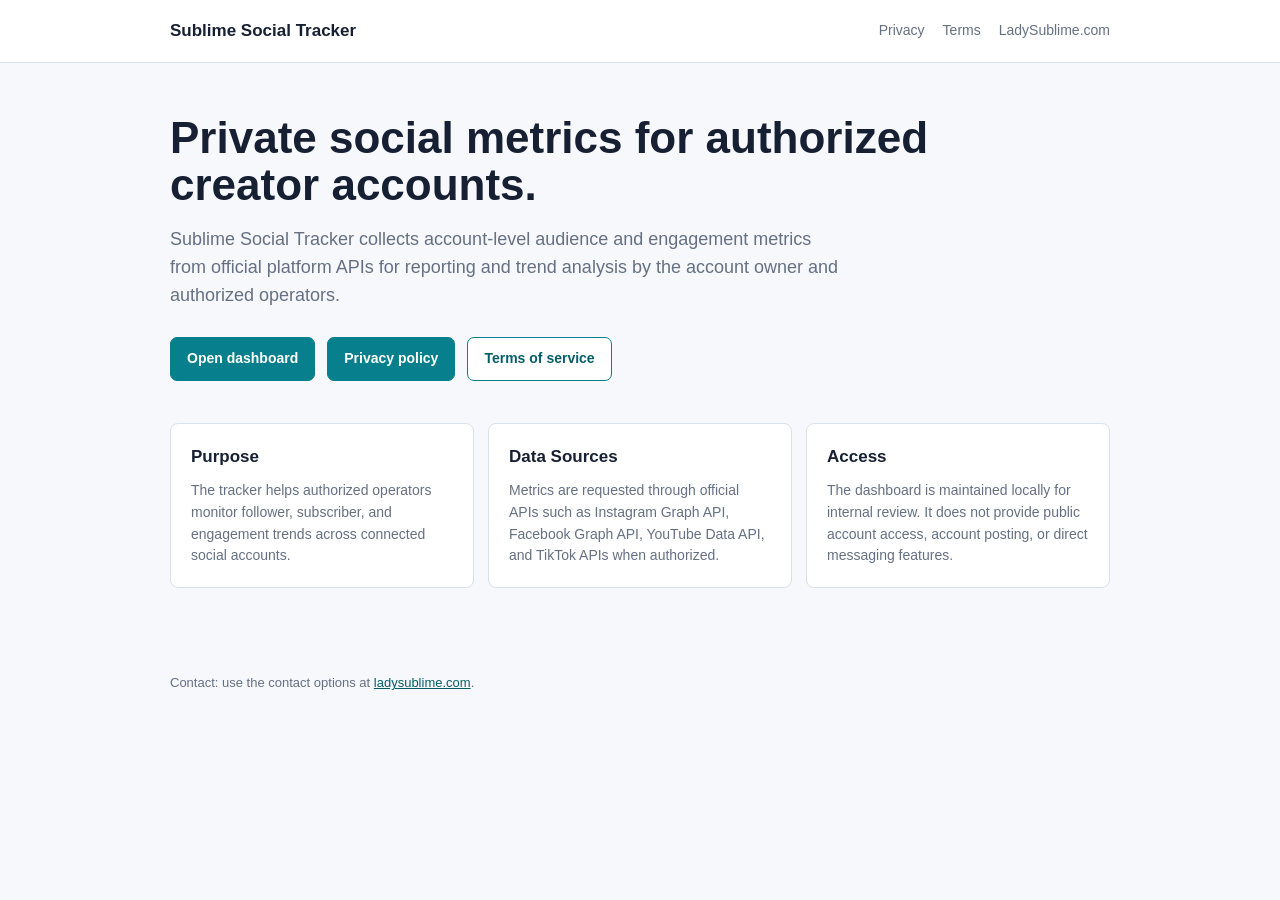
<file: index.html>
<!doctype html>
<html lang="en">
<head>
  <meta charset="utf-8">
  <meta name="viewport" content="width=device-width, initial-scale=1">
  <meta name="robots" content="noindex">
  <title>Sublime Social Tracker</title>
  <meta name="description" content="A private social-media metrics tracker for authorized Lady Sublime accounts.">
  <link rel="stylesheet" href="styles.css">
</head>
<body>
  <header class="site-header">
    <nav class="nav" aria-label="Main navigation">
      <a class="brand" href="./">Sublime Social Tracker</a>
      <div class="nav-links">
        <a href="privacy.html">Privacy</a>
        <a href="terms.html">Terms</a>
        <a href="https://ladysublime.com">LadySublime.com</a>
      </div>
    </nav>
  </header>

  <main>
    <section class="hero">
      <h1>Private social metrics for authorized creator accounts.</h1>
      <p class="lead">Sublime Social Tracker collects account-level audience and engagement metrics from official platform APIs for reporting and trend analysis by the account owner and authorized operators.</p>
      <div class="actions">
        <a class="button primary" href="dashboard/">Open dashboard</a>
        <a class="button" href="privacy.html">Privacy policy</a>
        <a class="button secondary" href="terms.html">Terms of service</a>
      </div>
    </section>

    <section class="grid" aria-label="Tracker summary">
      <article class="card">
        <h2>Purpose</h2>
        <p>The tracker helps authorized operators monitor follower, subscriber, and engagement trends across connected social accounts.</p>
      </article>
      <article class="card">
        <h2>Data Sources</h2>
        <p>Metrics are requested through official APIs such as Instagram Graph API, Facebook Graph API, YouTube Data API, and TikTok APIs when authorized.</p>
      </article>
      <article class="card">
        <h2>Access</h2>
        <p>The dashboard is maintained locally for internal review. It does not provide public account access, account posting, or direct messaging features.</p>
      </article>
    </section>
  </main>

  <footer class="site-footer">
    <p>Contact: use the contact options at <a href="https://ladysublime.com">ladysublime.com</a>.</p>
  </footer>
</body>
</html>
</file>
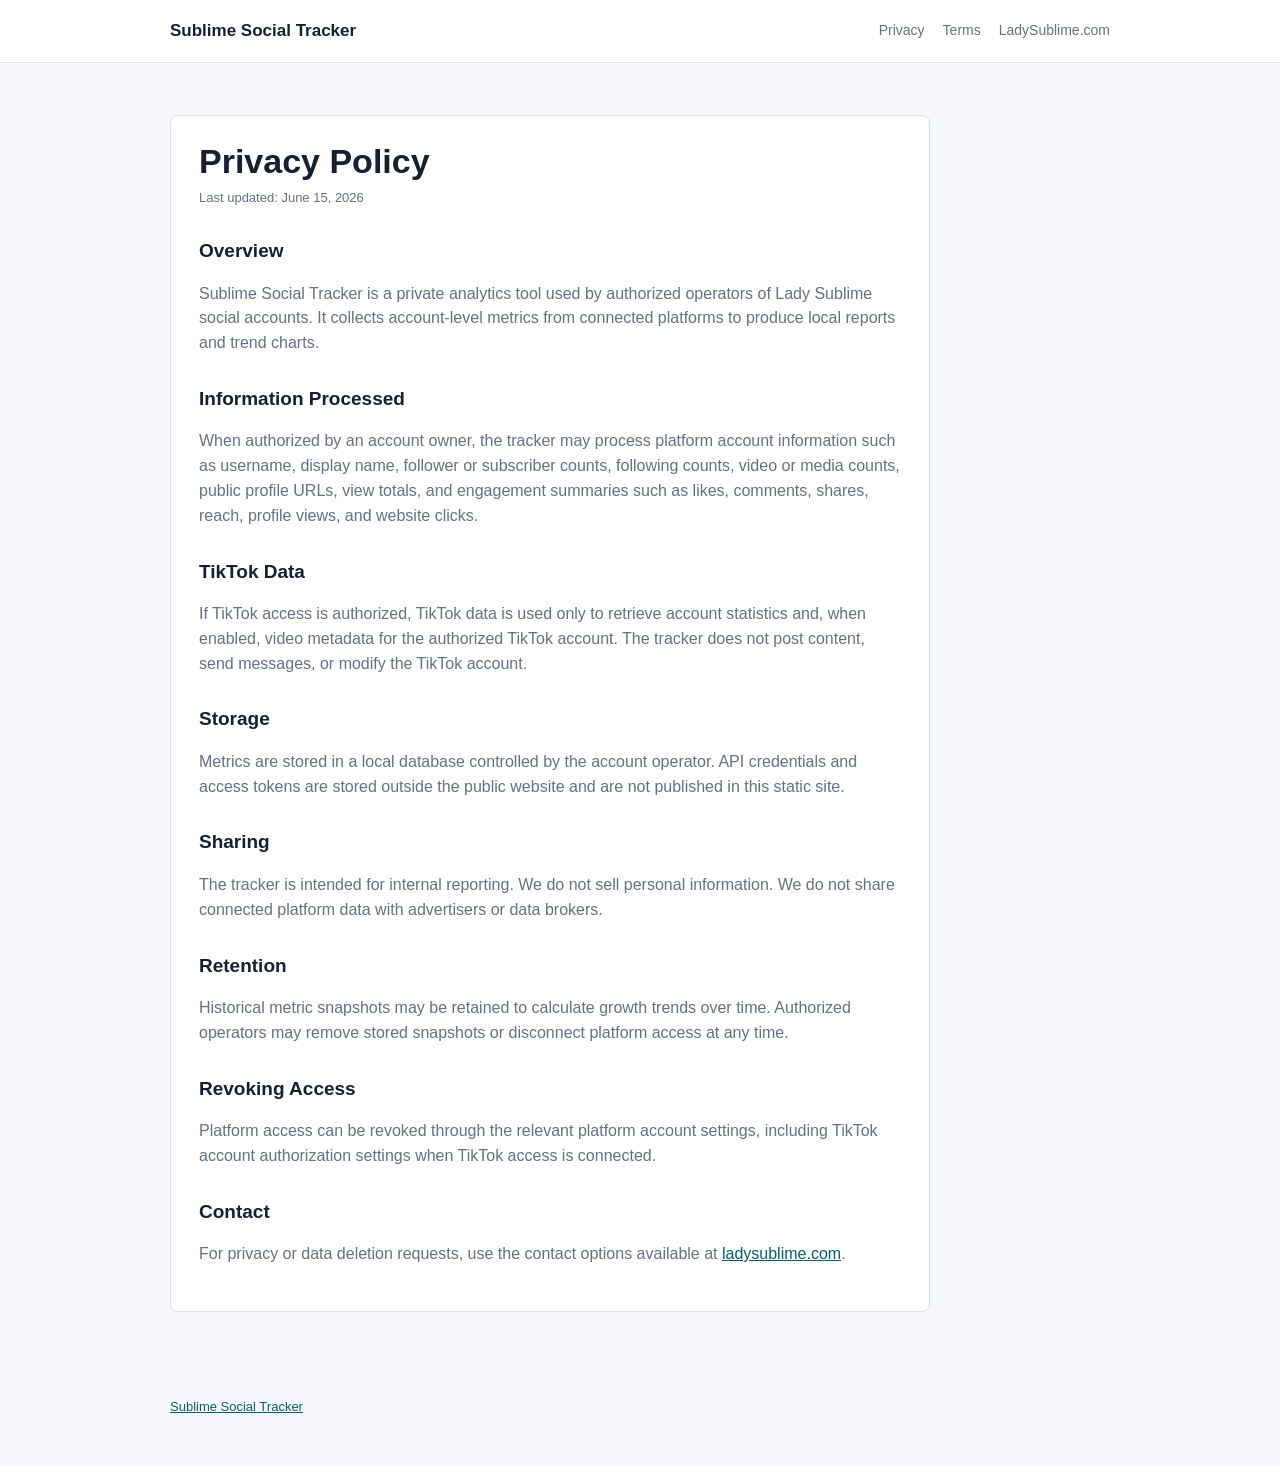
<file: privacy.html>
<!doctype html>
<html lang="en">
<head>
  <meta charset="utf-8">
  <meta name="viewport" content="width=device-width, initial-scale=1">
  <meta name="robots" content="noindex">
  <title>Privacy Policy | Sublime Social Tracker</title>
  <meta name="description" content="Privacy policy for Sublime Social Tracker.">
  <link rel="stylesheet" href="styles.css">
</head>
<body>
  <header class="site-header">
    <nav class="nav" aria-label="Main navigation">
      <a class="brand" href="./">Sublime Social Tracker</a>
      <div class="nav-links">
        <a href="privacy.html">Privacy</a>
        <a href="terms.html">Terms</a>
        <a href="https://ladysublime.com">LadySublime.com</a>
      </div>
    </nav>
  </header>

  <main>
    <article class="document">
      <h1>Privacy Policy</h1>
      <p class="updated">Last updated: June 15, 2026</p>

      <h2>Overview</h2>
      <p>Sublime Social Tracker is a private analytics tool used by authorized operators of Lady Sublime social accounts. It collects account-level metrics from connected platforms to produce local reports and trend charts.</p>

      <h2>Information Processed</h2>
      <p>When authorized by an account owner, the tracker may process platform account information such as username, display name, follower or subscriber counts, following counts, video or media counts, public profile URLs, view totals, and engagement summaries such as likes, comments, shares, reach, profile views, and website clicks.</p>

      <h2>TikTok Data</h2>
      <p>If TikTok access is authorized, TikTok data is used only to retrieve account statistics and, when enabled, video metadata for the authorized TikTok account. The tracker does not post content, send messages, or modify the TikTok account.</p>

      <h2>Storage</h2>
      <p>Metrics are stored in a local database controlled by the account operator. API credentials and access tokens are stored outside the public website and are not published in this static site.</p>

      <h2>Sharing</h2>
      <p>The tracker is intended for internal reporting. We do not sell personal information. We do not share connected platform data with advertisers or data brokers.</p>

      <h2>Retention</h2>
      <p>Historical metric snapshots may be retained to calculate growth trends over time. Authorized operators may remove stored snapshots or disconnect platform access at any time.</p>

      <h2>Revoking Access</h2>
      <p>Platform access can be revoked through the relevant platform account settings, including TikTok account authorization settings when TikTok access is connected.</p>

      <h2>Contact</h2>
      <p>For privacy or data deletion requests, use the contact options available at <a href="https://ladysublime.com">ladysublime.com</a>.</p>
    </article>
  </main>

  <footer class="site-footer">
    <p><a href="./">Sublime Social Tracker</a></p>
  </footer>
</body>
</html>
</file>
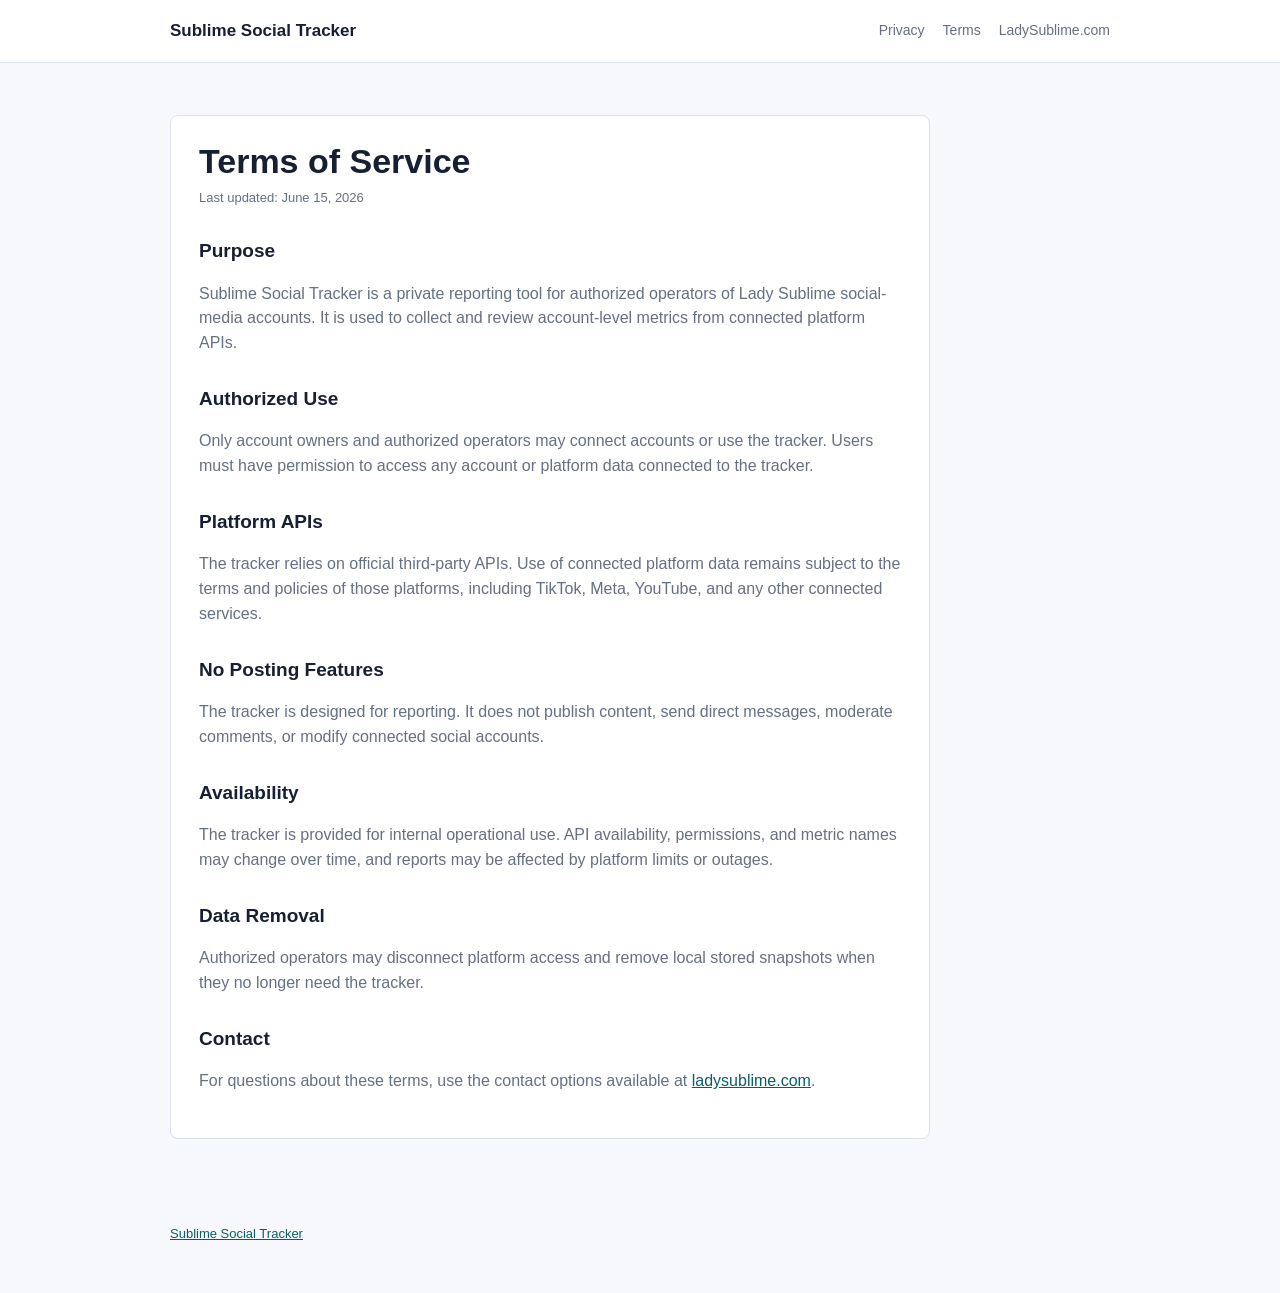
<file: terms.html>
<!doctype html>
<html lang="en">
<head>
  <meta charset="utf-8">
  <meta name="viewport" content="width=device-width, initial-scale=1">
  <meta name="robots" content="noindex">
  <title>Terms of Service | Sublime Social Tracker</title>
  <meta name="description" content="Terms of service for Sublime Social Tracker.">
  <link rel="stylesheet" href="styles.css">
</head>
<body>
  <header class="site-header">
    <nav class="nav" aria-label="Main navigation">
      <a class="brand" href="./">Sublime Social Tracker</a>
      <div class="nav-links">
        <a href="privacy.html">Privacy</a>
        <a href="terms.html">Terms</a>
        <a href="https://ladysublime.com">LadySublime.com</a>
      </div>
    </nav>
  </header>

  <main>
    <article class="document">
      <h1>Terms of Service</h1>
      <p class="updated">Last updated: June 15, 2026</p>

      <h2>Purpose</h2>
      <p>Sublime Social Tracker is a private reporting tool for authorized operators of Lady Sublime social-media accounts. It is used to collect and review account-level metrics from connected platform APIs.</p>

      <h2>Authorized Use</h2>
      <p>Only account owners and authorized operators may connect accounts or use the tracker. Users must have permission to access any account or platform data connected to the tracker.</p>

      <h2>Platform APIs</h2>
      <p>The tracker relies on official third-party APIs. Use of connected platform data remains subject to the terms and policies of those platforms, including TikTok, Meta, YouTube, and any other connected services.</p>

      <h2>No Posting Features</h2>
      <p>The tracker is designed for reporting. It does not publish content, send direct messages, moderate comments, or modify connected social accounts.</p>

      <h2>Availability</h2>
      <p>The tracker is provided for internal operational use. API availability, permissions, and metric names may change over time, and reports may be affected by platform limits or outages.</p>

      <h2>Data Removal</h2>
      <p>Authorized operators may disconnect platform access and remove local stored snapshots when they no longer need the tracker.</p>

      <h2>Contact</h2>
      <p>For questions about these terms, use the contact options available at <a href="https://ladysublime.com">ladysublime.com</a>.</p>
    </article>
  </main>

  <footer class="site-footer">
    <p><a href="./">Sublime Social Tracker</a></p>
  </footer>
</body>
</html>
</file>
<file: styles.css>
:root {
  --bg: #f7f8fb;
  --panel: #ffffff;
  --ink: #172033;
  --muted: #657083;
  --line: #d9e1ea;
  --accent: #087f8c;
  --accent-dark: #075e68;
}

* {
  box-sizing: border-box;
}

html {
  color-scheme: light;
}

body {
  margin: 0;
  min-height: 100vh;
  color: var(--ink);
  background: var(--bg);
  font-family: -apple-system, BlinkMacSystemFont, "Helvetica Neue", Arial, sans-serif;
  line-height: 1.55;
}

a {
  color: var(--accent-dark);
}

.site-header {
  background: var(--panel);
  border-bottom: 1px solid var(--line);
}

.nav {
  display: flex;
  align-items: center;
  justify-content: space-between;
  gap: 24px;
  max-width: 980px;
  margin: 0 auto;
  padding: 18px 20px;
}

.brand {
  color: var(--ink);
  font-size: 17px;
  font-weight: 750;
  text-decoration: none;
}

.nav-links {
  display: flex;
  gap: 18px;
  font-size: 14px;
}

.nav-links a {
  color: var(--muted);
  text-decoration: none;
}

.nav-links a:hover {
  color: var(--accent-dark);
}

main {
  max-width: 980px;
  margin: 0 auto;
  padding: 52px 20px 72px;
}

.hero {
  max-width: 760px;
}

h1 {
  margin: 0;
  font-size: 44px;
  line-height: 1.05;
  letter-spacing: 0;
}

.lead {
  margin: 18px 0 0;
  color: var(--muted);
  font-size: 18px;
  max-width: 680px;
}

.actions {
  display: flex;
  flex-wrap: wrap;
  gap: 12px;
  margin-top: 28px;
}

.button {
  display: inline-flex;
  align-items: center;
  min-height: 42px;
  padding: 10px 16px;
  border-radius: 7px;
  border: 1px solid var(--accent);
  background: var(--accent);
  color: #ffffff;
  font-size: 14px;
  font-weight: 700;
  text-decoration: none;
}

.button.secondary {
  background: var(--panel);
  color: var(--accent-dark);
}

.grid {
  display: grid;
  grid-template-columns: repeat(3, minmax(0, 1fr));
  gap: 14px;
  margin-top: 42px;
}

.card {
  min-height: 160px;
  padding: 20px;
  background: var(--panel);
  border: 1px solid var(--line);
  border-radius: 8px;
}

.card h2 {
  margin: 0;
  font-size: 17px;
  letter-spacing: 0;
}

.card p {
  margin: 10px 0 0;
  color: var(--muted);
  font-size: 14px;
}

.document {
  max-width: 760px;
  padding: 28px;
  background: var(--panel);
  border: 1px solid var(--line);
  border-radius: 8px;
}

.document h1 {
  font-size: 34px;
}

.document h2 {
  margin-top: 28px;
  margin-bottom: 8px;
  font-size: 19px;
}

.document p,
.document li {
  color: var(--muted);
}

.document ul {
  padding-left: 22px;
}

.updated {
  margin-top: 8px;
  color: var(--muted);
  font-size: 13px;
}

.site-footer {
  max-width: 980px;
  margin: 0 auto;
  padding: 0 20px 36px;
  color: var(--muted);
  font-size: 13px;
}

@media (max-width: 760px) {
  .nav {
    align-items: flex-start;
    flex-direction: column;
  }

  .grid {
    grid-template-columns: 1fr;
  }

  h1 {
    font-size: 34px;
  }

  main {
    padding-top: 34px;
  }
}
</file>
